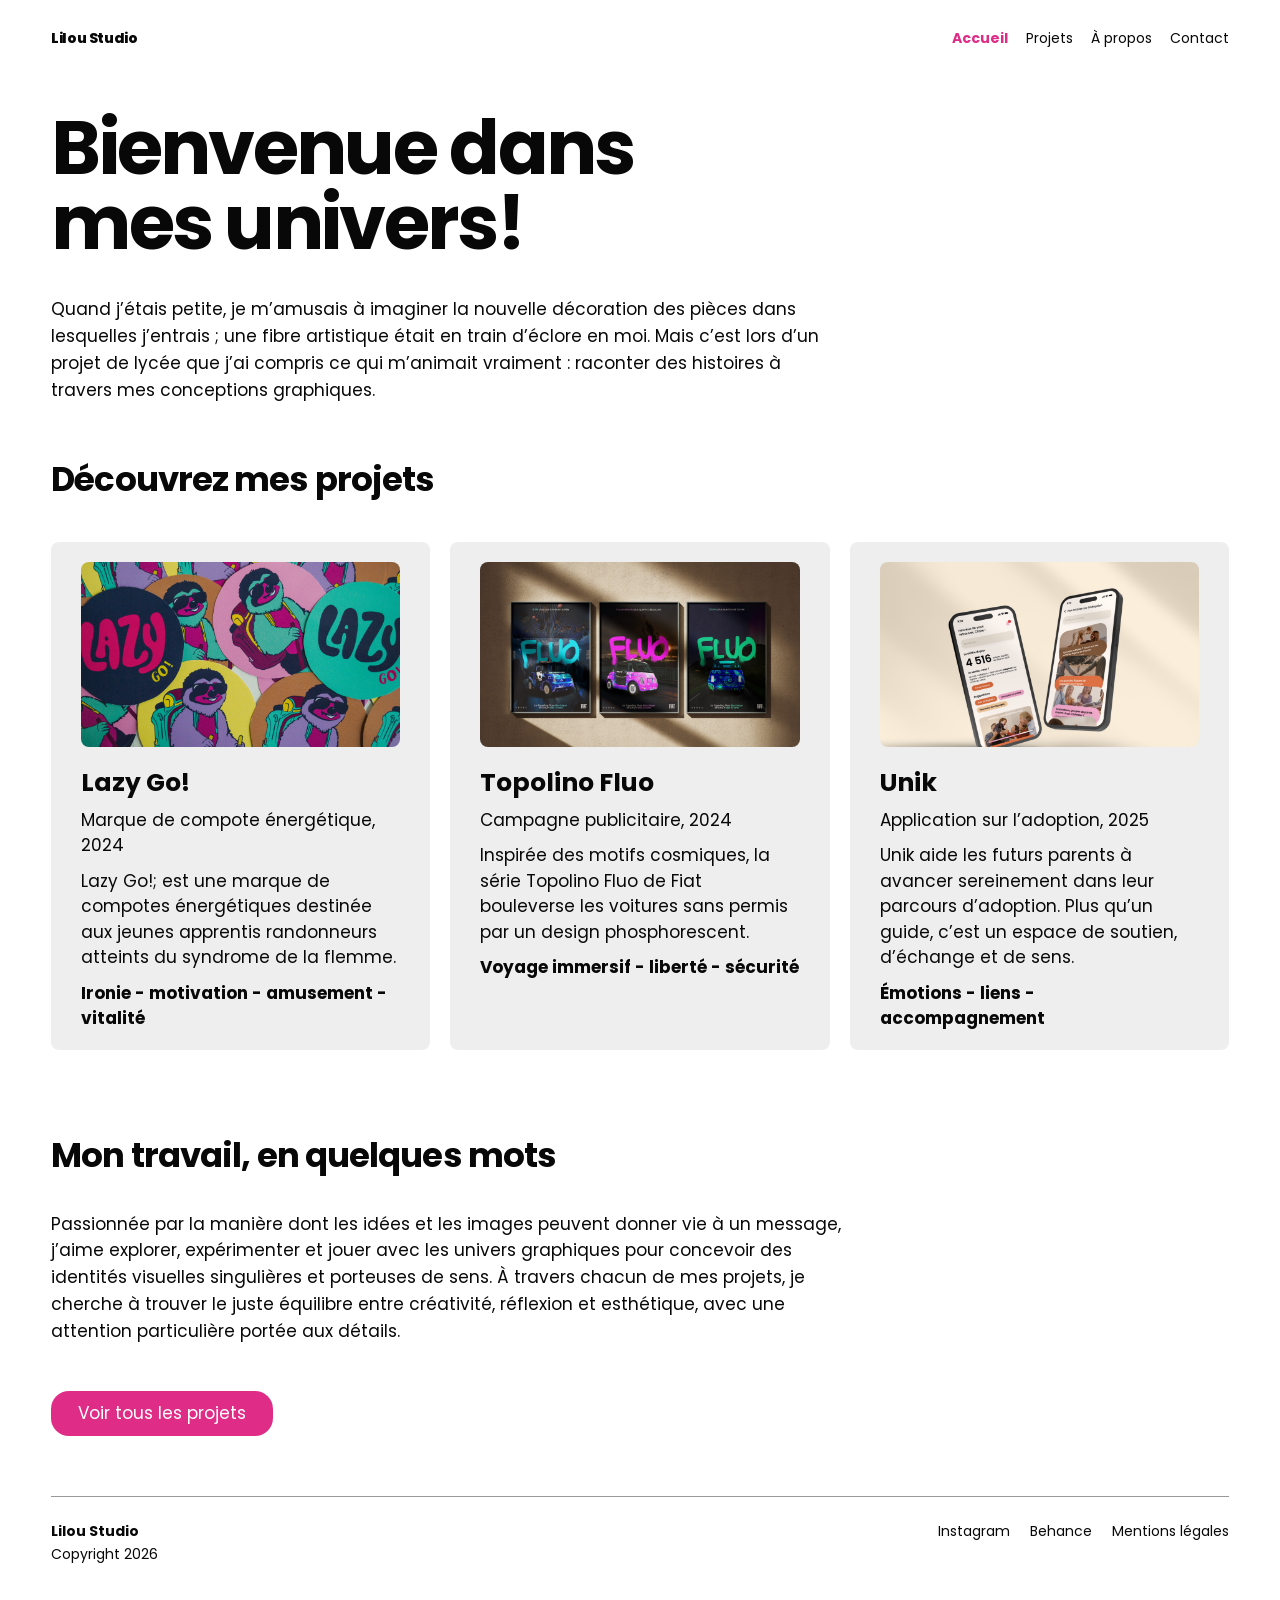
<file: index.html>
<!DOCTYPE html>
<html lang="fr">
<head>
<title>Lilou Studio </title>


  <link rel="preconnect" href="https://fonts.googleapis.com">
  <link rel="preconnect" href="https://fonts.gstatic.com" crossorigin>
  <link href="https://fonts.googleapis.com/css2?family=Poppins:wght@400;500;600;700;800&display=swap" rel="stylesheet">

  <link rel="stylesheet" href="style.css">
</head>
<body>
  <!-- En-tête et navigation -->
  <header class="site-header">
    <a class="brand" href="#accueil" aria-label="Lilou Studio, accueil">Lilou Studio</a>

    <nav class="main-nav" aria-label="Navigation principale">
      <a class="active" href="#accueil">Accueil</a>
      <a href="projet.html">Projets</a>
      <a href="apropos.html">À propos</a>
      <a href="#contact">Contact</a>
    </nav>
  </header>

  <main>

    <!-- Introduction -->
    <section class="intro section-container" id="accueil">
      <h1>Bienvenue dans<br>mes univers!</h1>
      <p>
        Quand j’étais petite, je m’amusais à imaginer la nouvelle décoration des pièces dans lesquelles j’entrais ;
        une fibre artistique était en train d’éclore en moi. Mais c’est lors d’un projet de lycée que j’ai compris ce qui
        m’animait vraiment : raconter des histoires à travers mes conceptions graphiques.
      </p>
    </section>

    <!-- Sélection de projets -->
    <section class="projects section-container" id="projets">
      <h2>Découvrez mes projets</h2>

      <div class="project-grid">
        <article class="project-card">
          <img src="images/image1.jpg" alt="Supports imprimés colorés du projet Lazy Go avec des personnages de paresseux">
          <div class="project-content">
            <h3>Lazy Go!</h3>
            <p class="project-type">Marque de compote énergétique, 2024</p>
            <p>
              Lazy Go!; est une marque de compotes énergétiques destinée aux jeunes apprentis randonneurs atteints du syndrome de la flemme.
            </p>
            <p class="keywords">Ironie - motivation - amusement - vitalité</p>
          </div>
        </article>

        <article class="project-card">
          <img src="images/image2.jpg" alt="Trois affiches publicitaires colorées pour la Topolino Fluo">
          <div class="project-content">
            <h3>Topolino Fluo</h3>
            <p class="project-type">Campagne publicitaire, 2024</p>
            <p>
              Inspirée des motifs cosmiques, la série Topolino Fluo de Fiat bouleverse les voitures sans permis par un design phosphorescent.
            </p>
            <p class="keywords">Voyage immersif - liberté - sécurité</p>
          </div>
        </article>

        <article class="project-card">
          <img src="images/image3.jpg" alt="Maquettes de l'application mobile Unik consacrée à l'adoption">
          <div class="project-content">
            <h3>Unik</h3>
            <p class="project-type">Application sur l’adoption, 2025</p>
            <p>
              Unik aide les futurs parents à avancer sereinement dans leur parcours d’adoption. Plus qu’un guide, c’est un espace de soutien, d’échange et de sens.
            </p>
            <p class="keywords">Émotions - liens - accompagnement</p>
          </div>
        </article>
      </div>
    </section>


    <section class="about section-container" id="apropos">
      <h2>Mon travail, en quelques mots</h2>
      <p>
        Passionnée par la manière dont les idées et les images peuvent donner vie à un message, j’aime explorer,
        expérimenter et jouer avec les univers graphiques pour concevoir des identités visuelles singulières et
        porteuses de sens. À travers chacun de mes projets, je cherche à trouver le juste équilibre entre créativité,
        réflexion et esthétique, avec une attention particulière portée aux détails.
      </p>
      <a class="button" href="#projets">Voir tous les projets</a>
    </section>
  </main>

  <!-- Pied de page -->
  <footer class="site-footer section-container" id="contact">
    <div class="footer-brand">
      <strong>Lilou Studio</strong>
      <span>Copyright 2026</span>
    </div>

    <nav class="footer-nav" aria-label="Liens du footer">
      <a class="footer-link" href="https://www.instagram.com/">Instagram</a>
      <a class="footer-link" href="https://www.behance.net/">Behance</a>
      <a class="footer-link" href="contact.html">Mentions légales</a>
    </nav>
  </footer>

</body>

</html>
</file>
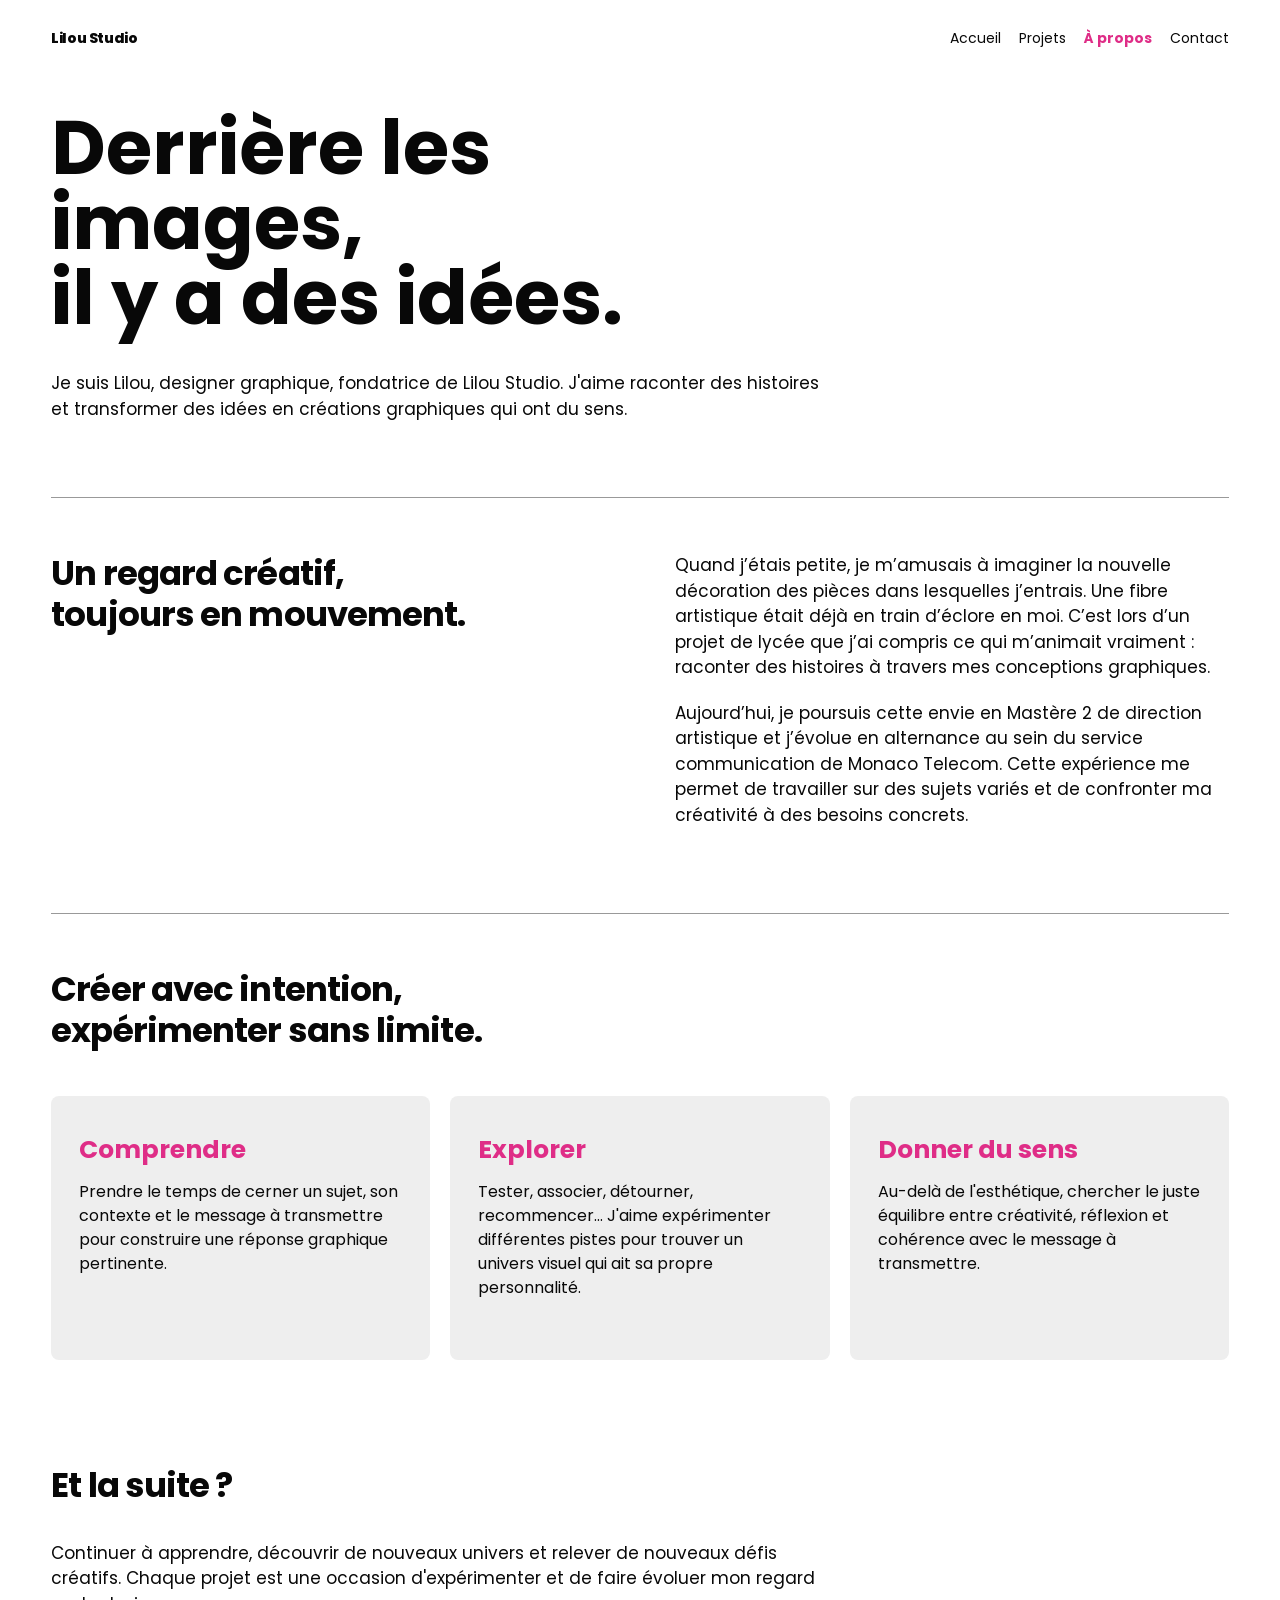
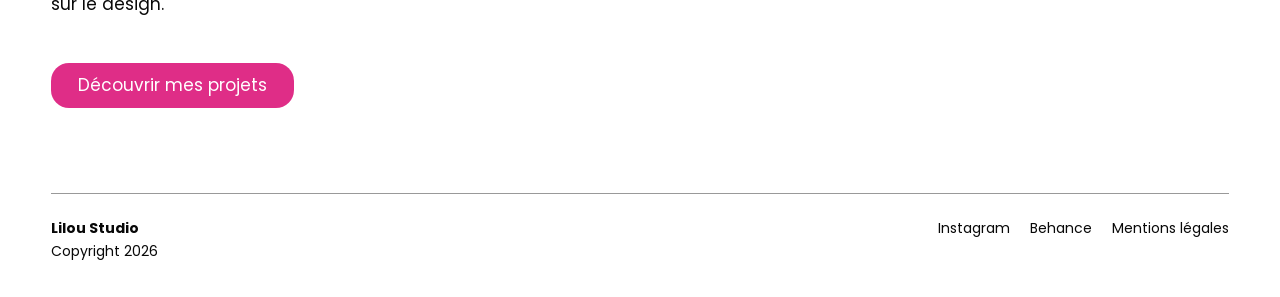
<file: apropos.html>
<!DOCTYPE html>
<html lang="fr">
<head>
  <meta charset="UTF-8">
  <meta name="viewport" content="width=device-width, initial-scale=1.0">
  <meta name="description" content="Découvrez mon parcours et mon approche du design graphique.">
  <title>À propos — Lilou Studio</title>

  <link rel="preconnect" href="https://fonts.googleapis.com">
  <link rel="preconnect" href="https://fonts.gstatic.com" crossorigin>
  <link href="https://fonts.googleapis.com/css2?family=Poppins:wght@400;500;600;700;800&display=swap" rel="stylesheet">

  <link rel="stylesheet" href="style.css">
  <link rel="stylesheet" href="apropos.css">
</head>
<body>

  <!-- En-tête -->
  <header class="site-header">
    <a class="brand" href="index.html#accueil" aria-label="Lilou Studio, accueil">Lilou Studio</a>

    <nav class="main-nav" aria-label="Navigation principale">
      <a href="index.html#accueil">Accueil</a>
      <a href="projet.html">Projets</a>
      <a class="active" href="apropos.html">À propos</a>
      <a href="index.html#contact">Contact</a>
    </nav>
  </header>

  <main>
    <!-- Introduction -->
    <section class="about-intro section-container">
      <h1>Derrière les images,<br>il y a des idées.</h1>
      <p>
        Je suis Lilou, designer graphique, fondatrice de Lilou Studio.
        J'aime raconter des histoires et transformer des idées
        en créations graphiques qui ont du sens.
      </p>
    </section>

    <!-- Présentation -->
    <section class="about-presentation section-container">
      <div class="about-heading">
        <h2>Un regard créatif,<br>toujours en mouvement.</h2>
      </div>

      <div class="about-text">
        <p>
          Quand j’étais petite, je m’amusais à imaginer la nouvelle décoration des pièces
          dans lesquelles j’entrais. Une fibre artistique était déjà en train d’éclore en moi.
          C’est lors d’un projet de lycée que j’ai compris ce qui m’animait vraiment :
          raconter des histoires à travers mes conceptions graphiques.
        </p>
        <p>
          Aujourd’hui, je poursuis cette envie en Mastère 2 de direction artistique et
          j’évolue en alternance au sein du service communication de Monaco Telecom.
          Cette expérience me permet de travailler sur des sujets variés et de confronter
          ma créativité à des besoins concrets.
        </p>
      </div>
    </section>

    <!-- Approche créative -->
    <section class="about-approach section-container">
      <div class="about-heading">
        <h2>Créer avec intention,<br>expérimenter sans limite.</h2>
      </div>

      <div class="approach-grid">
        <article class="approach-item">
          <h3>Comprendre</h3>
          <p>
            Prendre le temps de cerner un sujet, son contexte et le message à transmettre
            pour construire une réponse graphique pertinente.
          </p>
        </article>

        <article class="approach-item">
          <h3>Explorer</h3>
          <p>
            Tester, associer, détourner, recommencer… J'aime expérimenter différentes
            pistes pour trouver un univers visuel qui ait sa propre personnalité.
          </p>
        </article>

        <article class="approach-item">
          <h3>Donner du sens</h3>
          <p>
            Au-delà de l'esthétique, chercher le juste équilibre entre créativité,
            réflexion et cohérence avec le message à transmettre.
          </p>
        </article>
      </div>
    </section>

    <!-- Conclusion -->
    <section class="about-conclusion section-container">
      <h2>Et la suite ?</h2>
      <p>
        Continuer à apprendre, découvrir de nouveaux univers et relever de nouveaux défis
        créatifs. Chaque projet est une occasion d'expérimenter et de faire évoluer mon
        regard sur le design.
      </p>
      <a class="button" href="projet.html">Découvrir mes projets</a>
    </section>
  </main>

  <!-- Pied de page -->
  <footer class="site-footer section-container" id="contact">
    <div class="footer-brand">
      <strong>Lilou Studio</strong>
      <span>Copyright 2026</span>
    </div>

    <nav class="footer-nav" aria-label="Liens du footer">
      <a class="footer-link" href="https://www.instagram.com/">Instagram</a>
      <a class="footer-link" href="https://www.behance.net/">Behance</a>
      <a class="footer-link" href="contact.html">Mentions légales</a>
    </nav>
  </footer>

</body>
</html>
</file>
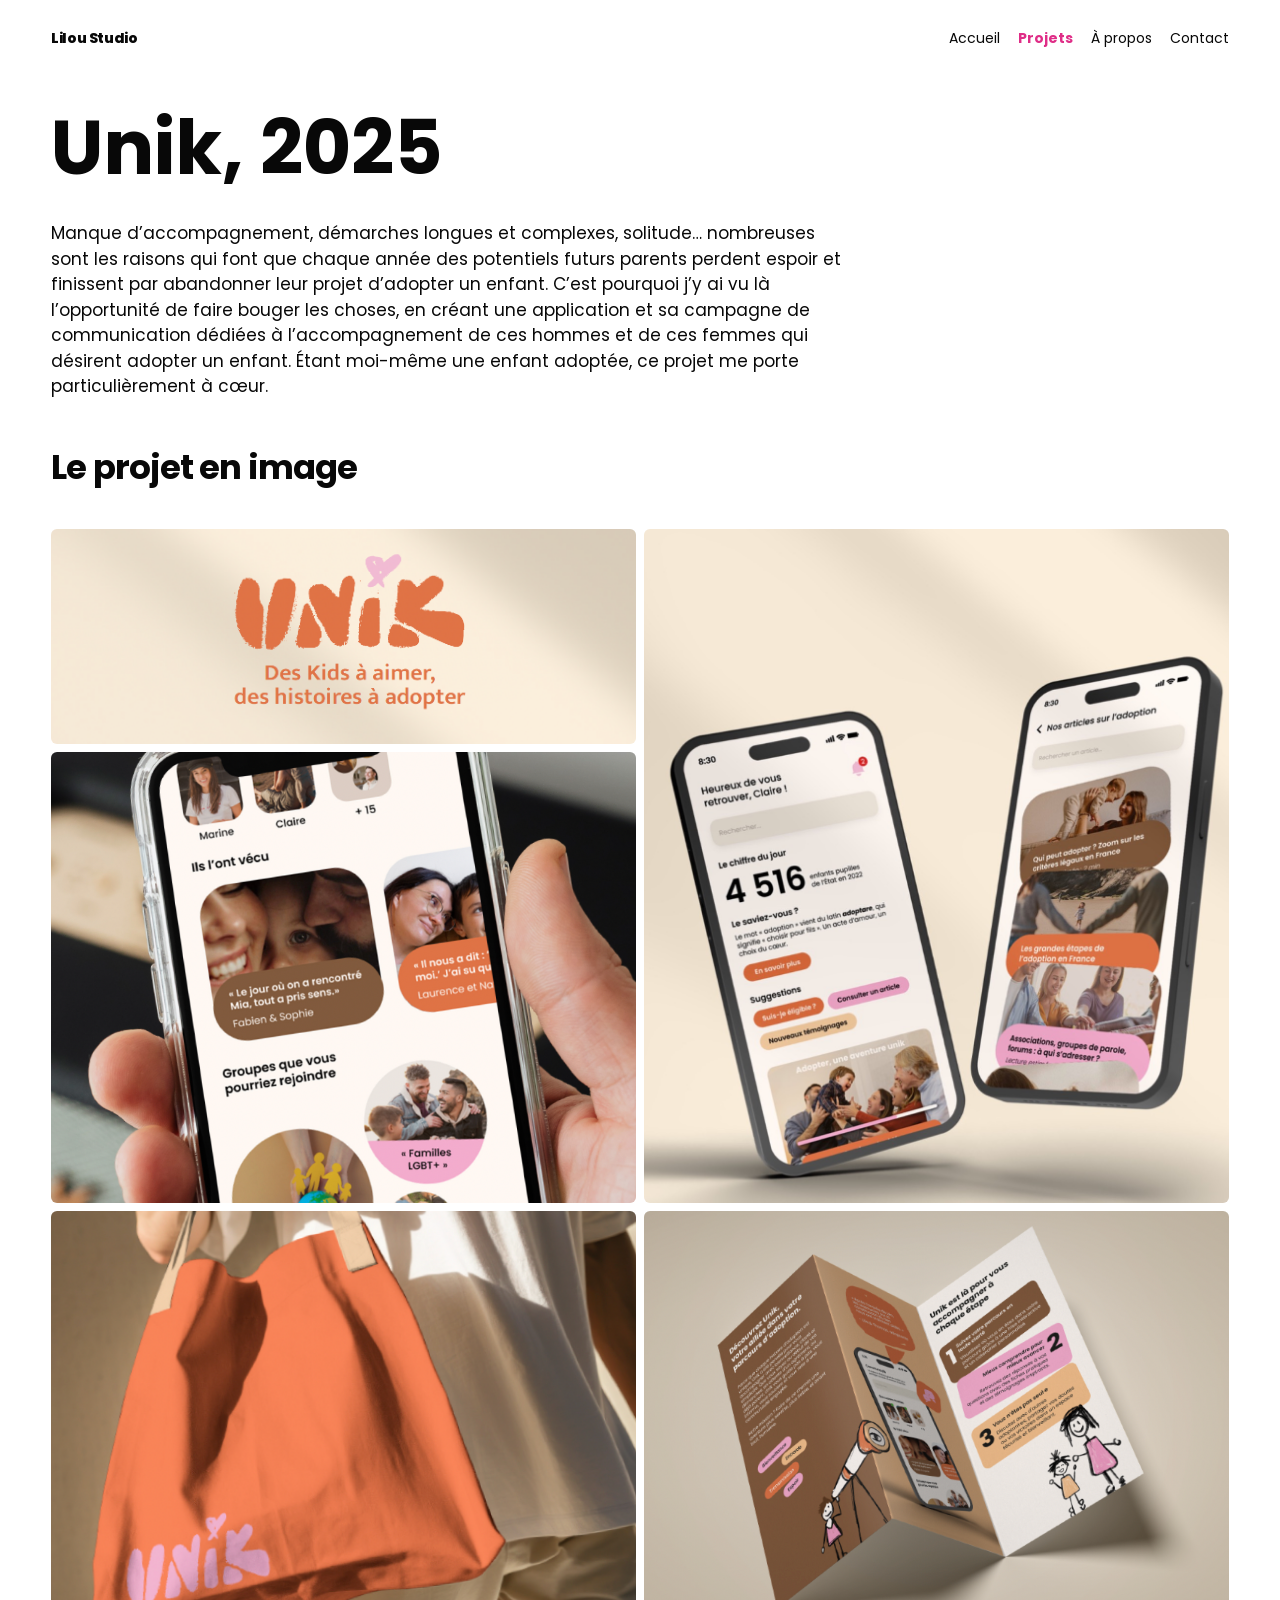
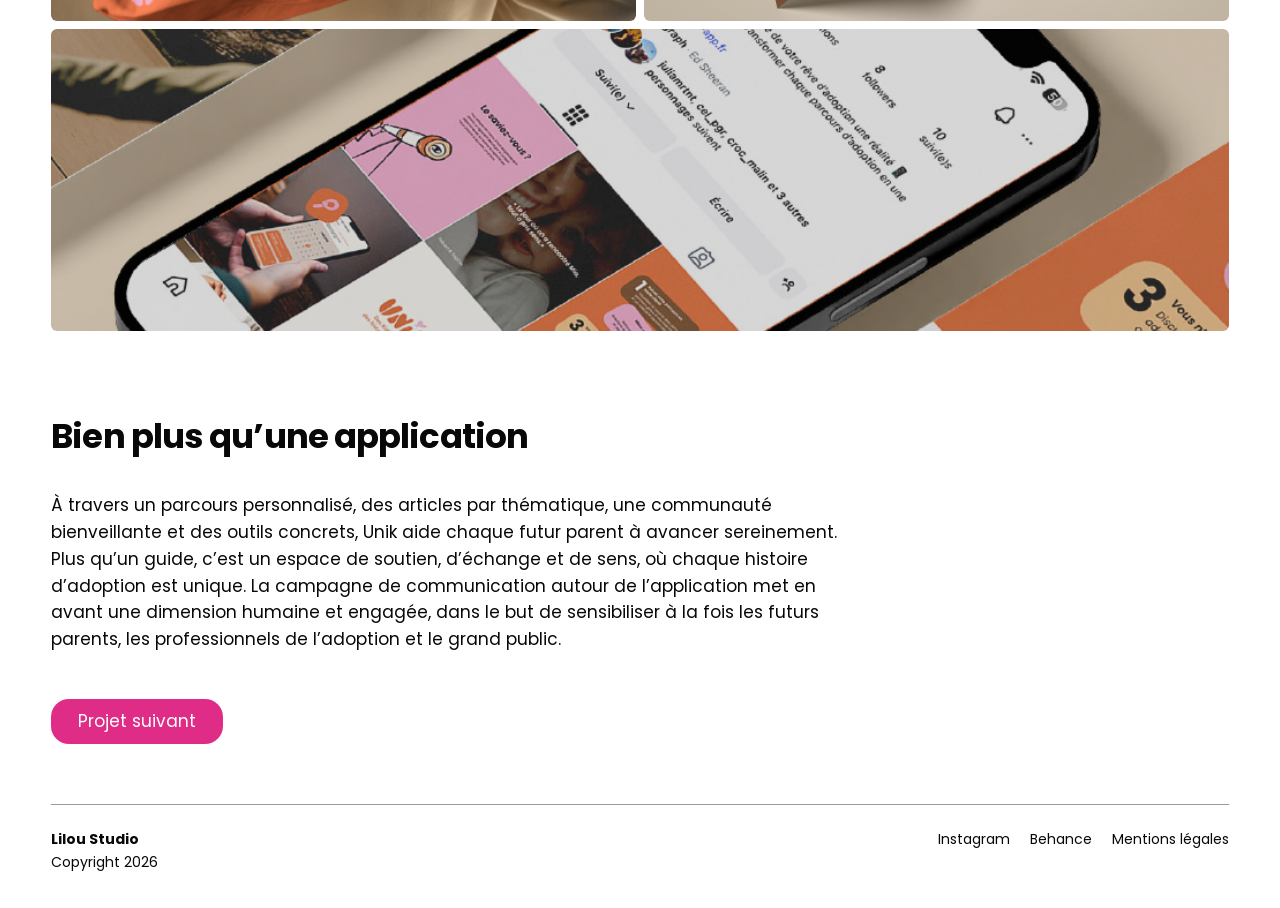
<file: projet.html>
<!DOCTYPE html>
<html lang="fr">
<head>
  <meta charset="UTF-8">
  <meta name="viewport" content="width=device-width, initial-scale=1.0">
  <meta name="description" content="Découvrez Unik, projet de design graphique autour de l'accompagnement à l'adoption.">
  <title>Unik, 2025 — Lilou Studio</title>

  <!-- Typographie Poppins -->
  <link rel="preconnect" href="https://fonts.googleapis.com">
  <link rel="preconnect" href="https://fonts.gstatic.com" crossorigin>
  <link href="https://fonts.googleapis.com/css2?family=Poppins:wght@400;500;600;700;800&display=swap" rel="stylesheet">

  <!-- Styles communs identiques à la page Accueil -->
  <link rel="stylesheet" href="style.css">
  <!-- Ajustements propres à la page du projet Unik -->
  <link rel="stylesheet" href="projet.css">
</head>
<body>

  <!-- En-tête et navigation -->
  <header class="site-header">
    <a class="brand" href="index.html#accueil">Lilou Studio</a>

    <nav class="main-nav" aria-label="Navigation principale">
      <a href="index.html#accueil">Accueil</a>
      <a class="active" href="projet.html">Projets</a>
      <a href="apropos.html">À propos</a>
      <a href="index.html#contact">Contact</a>
    </nav>
  </header>

  <main class="page-container">

    <!-- Présentation du projet -->
    <section class="project-intro">
      <h1>Unik, 2025</h1>
      <p>
        Manque d’accompagnement, démarches longues et complexes, solitude… nombreuses sont les raisons qui
        font que chaque année des potentiels futurs parents perdent espoir et finissent par abandonner leur projet
        d’adopter un enfant. C’est pourquoi j’y ai vu là l’opportunité de faire bouger les choses, en créant une
        application et sa campagne de communication dédiées à l’accompagnement de ces hommes et de ces
        femmes qui désirent adopter un enfant. Étant moi-même une enfant adoptée, ce projet me porte
        particulièrement à cœur.
      </p>
    </section>

    <!-- Galerie d'images du projet -->
    <section class="project-gallery" aria-labelledby="gallery-title">
      <h2 id="gallery-title">Le projet en image</h2>

      <div class="gallery-grid">
        <img class="gallery-logo" src="images/unik-logo.png" alt="Identité visuelle Unik et signature Des Kids à aimer, des histoires à adopter">

        <img class="gallery-app" src="images/unik-application.png" alt="Maquette de l'application Unik sur deux téléphones">

        <img class="gallery-phone" src="images/unik-telephone-main.jpg" alt="Téléphone présentant l'application Unik tenu à la main">

        <img class="gallery-bag" src="images/unik-tote-bag.png" alt="Sac en toile orange avec le logo Unik">

        <img class="gallery-leaflet" src="images/unik-depliant.png" alt="Dépliant de présentation du parcours d'adoption Unik">

        <img class="gallery-social" src="images/unik-reseaux-sociaux.png" alt="Mise en scène des publications Instagram de la campagne Unik">
      </div>
    </section>

    <!-- Conclusion du projet -->
    <section class="project-conclusion">
      <h2>Bien plus qu’une application</h2>
      <p>
        À travers un parcours personnalisé, des articles par thématique, une communauté bienveillante et des outils
        concrets, Unik aide chaque futur parent à avancer sereinement. Plus qu’un guide, c’est un espace de soutien,
        d’échange et de sens, où chaque histoire d’adoption est unique. La campagne de communication autour de
        l’application met en avant une dimension humaine et engagée, dans le but de sensibiliser à la fois les futurs
        parents, les professionnels de l’adoption et le grand public.
      </p>

      <!-- Remplacez le lien par la prochaine page projet lorsque vous la créerez -->
      <a class="next-project-button" href="index.html#projets">Projet suivant</a>
    </section>

  </main>

  <!-- Pied de page -->
  <footer class="site-footer page-container" id="contact">
    <div class="footer-brand">
      <strong>Lilou Studio</strong>
      <span>Copyright 2026</span>
    </div>

    <nav class="footer-nav" aria-label="Liens complémentaires">
      <a href="https://www.instagram.com/" target="_blank" rel="noopener noreferrer">Instagram</a>
      <a href="https://www.behance.net/" target="_blank" rel="noopener noreferrer">Behance</a>
      <a href="contact.html">Mentions légales</a>
    </nav>
  </footer>

</body>
</html>
</file>
<file: style.css>
/* 1. Réglages généraux et couleurs */
:root {
  --color-text: #080808;
  --color-background: #ffffff;
  --color-card: #eeeeee;
  --color-accent: #df2d87;
  --page-gutter: 4%;
  --content-max-width: 1500px;
}

* { box-sizing: border-box; }
html { scroll-behavior: smooth; }
body {
  margin: 0;
  background: var(--color-background);
  color: var(--color-text);
  font-family: "Poppins", sans-serif;
  font-size: 17px;
  line-height: 1.5;
}
a { color: inherit; text-decoration: none; }
img { display: block; max-width: 100%; }

/* Marges */
.section-container {
  width: calc(100% - (var(--page-gutter) * 2));
  max-width: var(--content-max-width);
  margin-inline: auto;
}

/* 2. En-tête et navigation */
.site-header {
  width: calc(100% - (var(--page-gutter) * 2));
  max-width: var(--content-max-width);
  min-height: 76px;
  margin-inline: auto;
  display: flex;
  align-items: center;
  justify-content: space-between;
  gap: 28px;
}
.brand {
  font-size: 14px;
  font-weight: 800;
  letter-spacing: -0.4px;
}
.main-nav, .footer-nav {
  display: flex;
  align-items: center;
  gap: 18px;
}
.main-nav a {
  font-size: 14px;
  font-weight: 400;
  transition: color 180ms ease;
}
.main-nav a:hover, .main-nav a.active { color: var(--color-accent); }
.main-nav a.active { font-weight: 700; }

/* 3. Titres et paragraphes de l'accueil */
.intro { padding-top: 34px; }
.intro h1 {
  max-width: 700px;
  margin: 0 0 36px;
  font-size: 75px;
  line-height: 1;
  font-weight: 700;
  letter-spacing: -2.7px;
}
.intro p {
  max-width: 790px;
  margin: 0;
  font-size: 17px;
  line-height: 1.58;
}

/* 4. Titres de section et cartes projets de l'accueil */
.projects { padding-top: 56px; }
h2 {
  margin: 0 0 42px;
  font-size: 34px;
  line-height: 1.2;
  letter-spacing: -0.9px;
  font-weight: 700;
}
.project-grid {
  display: grid;
  grid-template-columns: repeat(3, minmax(0, 1fr));
  gap: 20px;
}
.project-card {
  min-width: 0;
  padding: 20px 30px 18px;
  background: var(--color-card);
  border-radius: 8px;
}
.project-card img {
  width: 100%;
  height: 185px;
  object-fit: cover;
  border-radius: 8px;
}
.project-content { padding-top: 17px; }
.project-content h3 { margin: 0 0 6px; font-size: 25px; }
.project-content p { margin: 0 0 10px; font-size: 17px; }
.project-content .project-type { margin-bottom: 10px; }
.project-content .keywords { margin: 0; font-weight: 700; }

/* 5. Mon travail, en quelques mots*/
.about { padding-top: 85px; padding-bottom: 60px; }
.about h2 { margin-bottom: 35px; }
.about > p {
  max-width: 790px;
  margin: 0 0 46px;
  font-size: 17px;
  line-height: 1.58;
}
.button {
  display: inline-flex;
  min-height: 45px;
  align-items: center;
  justify-content: center;
  padding: 0 27px;
  border-radius: 18px;
  background: var(--color-accent);
  color: #ffffff;
  font-size: 17px;
  transition: transform 180ms ease, background-color 180ms ease;
}
.button:hover { background: #df4a0f; transform: translateY(-2px); }

/* 6. Pied de page commun */
.site-footer {
  padding-top: 24px;
  padding-bottom: 35px;
  border-top: 1px solid #999999;
  display: flex;
  align-items: flex-start;
  justify-content: space-between;
  gap: 24px;
  font-size: 17px;
}
.footer-brand { display: flex; flex-direction: column; gap: 2px; }
.footer-brand strong { font-size: 14px; font-weight: 700; }
.footer-brand span, .footer-nav a { font-size: 14px; }
.footer-nav { gap: 20px; }
.footer-nav a:hover { color: var(--color-accent); }
</file>
<file: apropos.css>
/* Page À propos — styles spécifiques desktop */

/* 1. Introduction */
.about-intro {
  padding-top: 34px;
  padding-bottom: 75px;
}

.about-intro h1 {
  max-width: 700px;
  margin: 0 0 36px;
  font-size: 75px;
  line-height: 1;
  font-weight: 700;
}

.about-intro p {
  max-width: 790px;
  margin: 0;
  font-size: 17px;
}

/* 2. Présentation personnelle */
.about-presentation {
  display: grid;
  grid-template-columns: 1fr 1fr;
  gap: 70px;
  padding-top: 55px;
  padding-bottom: 85px;
  border-top: 1px solid #999999;
}

.about-text p {
  margin: 0 0 20px;
  font-size: 17px;

}

.about-text p:last-child {
  margin-bottom: 0;
}

.about-approach {
  padding-top: 55px;
  padding-bottom: 85px;
  border-top: 1px solid #999999;
}

.about-approach > .about-heading {
  margin-bottom: 45px;
}

.approach-grid {
  display: grid;
  grid-template-columns: repeat(3, minmax(0, 1fr));
  gap: 20px;
}

.approach-item {
  min-width: 0;
  padding: 35px 28px 60px;
  background: var(--color-card);
  border-radius: 8px;
}

.approach-item h3 {
  margin: 0 0 12px;
  font-size: 25px;
  color: #df2d87;
}

.approach-item p {
  margin: 0;
  font-size: 16px;

}

/* 4. Conclusion */
.about-conclusion {
  padding-top: 20px;
  padding-bottom: 85px;
}

.about-conclusion h2 {
  margin-bottom: 35px;
}

.about-conclusion p {
  max-width: 790px;
  margin: 0 0 46px;
  font-size: 17px;
}
</file>
<file: projet.css>
/* 1. Contenu principal*/
.page-container {
  width: calc(100% - (var(--page-gutter) * 2));
  max-width: var(--content-max-width);
  margin-inline: auto;
}

/* 2. Présentation du projet */
.project-intro { padding-top: 34px; }
.project-intro h1 {
  max-width: 700px;
  margin: 0 0 36px;
  font-size: 75px;
  line-height: 1;
  font-weight: 700;
}
.project-intro p {
  max-width: 790px;
  font-size: 17px;
}

/* 3. Galerie d'images */
.project-gallery {
  padding-top: 30px;
}

.gallery-grid {
  display: grid;
  grid-template-rows: 0.32fr 0.67fr 0.61fr 0.45fr;
  aspect-ratio: 0.84 / 1;
  gap: 8px;
}

.gallery-grid img {
  width: 100%;
  height: 100%;
  min-height: 0;
  object-fit: cover;
  border-radius: 6px;
}

.gallery-logo {
  grid-area: logo;
}

.gallery-phone {
  grid-area: phone;
  object-position: 45%;
}

.gallery-app {
  grid-area: app;
  object-position: 50% 30%;
}

.gallery-bag {
  grid-area: bag;
  object-position: center 100%;
}

.gallery-leaflet {
  grid-area: leaflet;
}

.gallery-social {
  grid-area: social;
  object-position: center 40%;
}

.gallery-logo { grid-column: 1; grid-row: 1; }
.gallery-app { grid-column: 1; grid-row: 2; }
.gallery-phone { grid-column: 2; grid-row: 1 / 3; }
.gallery-bag { grid-column: 1; grid-row: 3; }
.gallery-leaflet { grid-column: 2; grid-row: 3; }
.gallery-social { grid-column: 1 / 3; grid-row: 4; }

.project-conclusion { padding-top: 85px; padding-bottom: 60px; }
.project-conclusion h2 { margin-bottom: 35px; }

.project-conclusion p {
  max-width: 790px;
  margin: 0 0 46px;
  font-size: 17px;
  line-height: 1.58;
}

.next-project-button {
  display: inline-flex;
  min-height: 45px;
  align-items: center;
  justify-content: center;
  padding: 0 27px;
  border-radius: 18px;
  background: var(--color-accent);
  color: #ffffff;
  font-size: 17px;
  transition: transform 180ms ease, background-color 180ms ease;
}

.next-project-button:hover {
  background: #df4a0f;
  transform: translateY(-2px);
}
</file>
